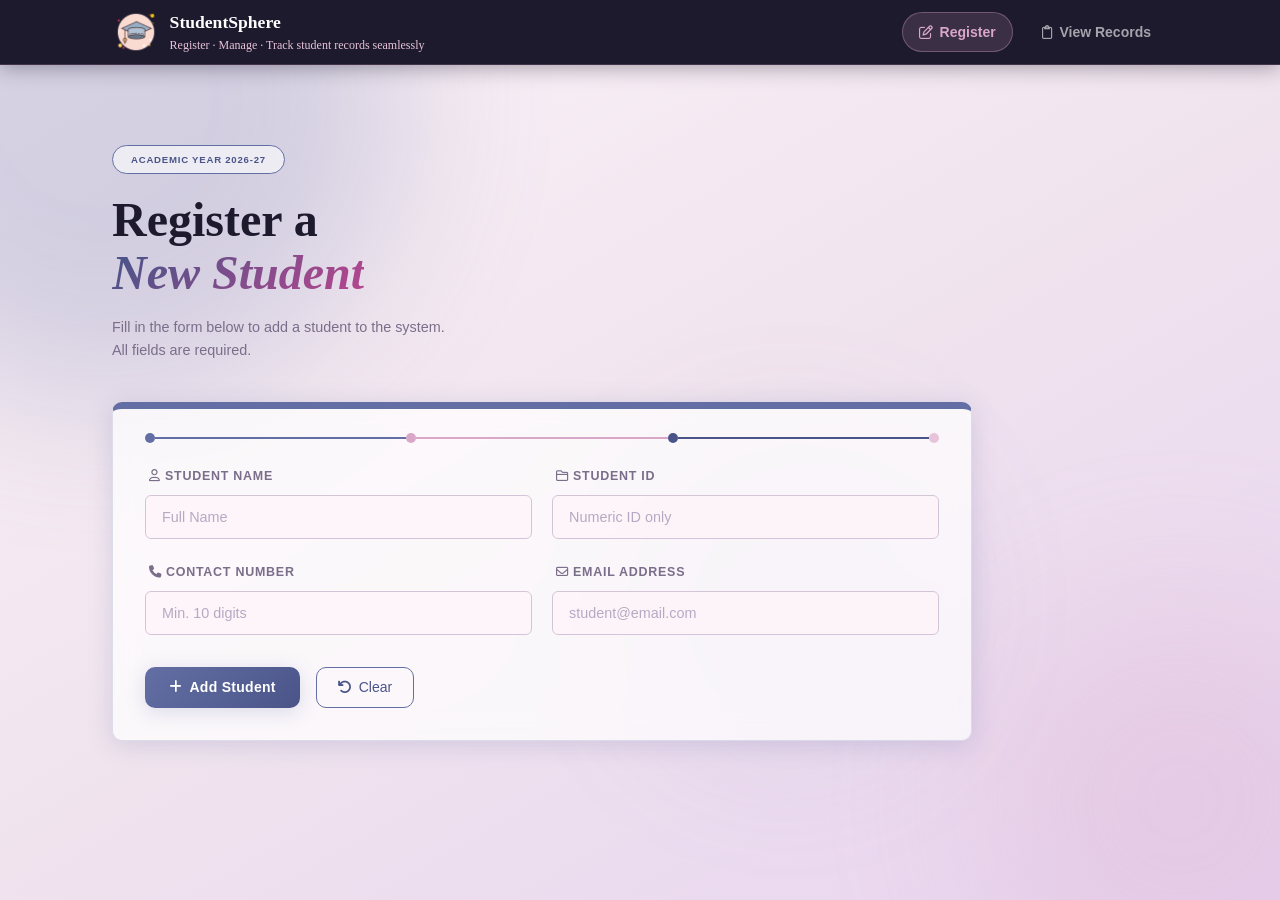
<file: index.html>
<!doctype html>
<html lang="en">
  <head>
    <meta charset="UTF-8" />
    <meta name="viewport" content="width=device-width, initial-scale=1.0" />
    <link rel="stylesheet" href="styles.css" />
    <link
      rel="stylesheet"
      href="https://cdnjs.cloudflare.com/ajax/libs/font-awesome/6.5.1/css/all.min.css"
    />
    <title>StudentSphere | Student Registration Portal</title>
    <meta
      name="description"
      content="StudentSphere - Modern student registration portal for easy and secure enrollment."
    />
    <meta
      name="keywords"
      content="Student Registration, Enrollment Portal, StudentSphere, Online Admission"
    />
    <meta name="author" content="StudentSphere Team" />
  </head>
  <body>
    <!-- BACKGROUND BLOBS: decorative animated gradient circles -->
    <div class="blob blob-1"></div>
    <div class="blob blob-2"></div>
    <div class="blob blob-3"></div>

    <!-- HEADER -->
    <header>
      <nav>
        <div class="logo-section">
          <img id="logo" src="logo.png" alt="StudentSphere logo" />
          <div class="logo-inner-section">
            <span id="logo-name">StudentSphere</span>
            <span id="logo-tagline">Register · Manage · Track student records seamlessly</span>
          </div>
        </div>

        <ul class="nav-menu">
          <li>
            <!-- Active state on Register since this is index.html; nav-hide-mobile hides it on mobile -->
            <a href="index.html" class="active nav-hide-mobile">
              <i class="fa-regular fa-pen-to-square icons-menu"></i> Register
            </a>
          </li>
          <li>
            <a href="record.html">
              <i class="fa-regular fa-clipboard icons-menu"></i> View Records
            </a>
          </li>
        </ul>
      </nav>
    </header>

    <main>
      <!-- Hero / page heading -->
      <section class="academic-section">
        <span id="academic-year">ACADEMIC YEAR 2026-27</span>
        <h1 id="academic-title">Register a <br /><em>New Student</em></h1>
        <span id="academic-detail">
          Fill in the form below to add a student to the system.<br />
          All fields are required.
        </span>
      </section>

      <!-- Registration Form -->
      <section class="reg-section">
        <div id="reg-container">
          <!-- Decorative progress dots -->
          <div class="design-container">
            <span class="design-dot dot1"></span>
            <span class="design-line line1"></span>
            <span class="design-dot dot2"></span>
            <span class="design-line line2"></span>
            <span class="design-dot dot3"></span>
            <span class="design-line line3"></span>
            <span class="design-dot dot4"></span>
          </div>

          <div class="form-container">
            <!-- novalidate disables all native browser validation — JS handles everything -->
            <form class="input-form" novalidate>
              <div class="outter-container">
                <!-- Student Name: validated in JS (letters + spaces only) -->
                <div class="input-container">
                  <label for="studentName" class="input-label">
                    <i class="fa-regular fa-user"></i> STUDENT NAME
                  </label>
                  <input
                    type="text"
                    id="studentName"
                    class="input-field"
                    placeholder="Full Name"
                  />
                </div>

                <!-- Student ID: validated in JS (numeric only) -->
                <div class="input-container">
                  <label for="studentId" class="input-label">
                    <i class="fa-regular fa-folder-closed"></i> STUDENT ID
                  </label>
                  <input
                    type="text"
                    id="studentId"
                    class="input-field"
                    placeholder="Numeric ID only"
                  />
                </div>
              </div>

              <div class="outter-container">
                <!-- Contact: validated in JS (numeric, min 10 digits) -->
                <div class="input-container">
                  <label for="contact" class="input-label">
                    <i class="fa-solid fa-phone"></i> CONTACT NUMBER
                  </label>
                  <input
                    type="text"
                    id="contact"
                    class="input-field"
                    placeholder="Min. 10 digits"
                  />
                </div>

                <!-- Email: validated in JS (valid email format) -->
                <div class="input-container">
                  <label for="email" class="input-label">
                    <i class="fa-regular fa-envelope"></i> EMAIL ADDRESS
                  </label>
                  <input
                    type="text"
                    id="email"
                    class="input-field"
                    placeholder="student@email.com"
                  />
                </div>
              </div>

              <div class="button-container">
                <button type="submit" class="btnSubmit">
                  <i class="fa-solid fa-plus"></i> Add Student
                </button>
                <button type="reset" class="btnClear">
                  <i class="fa-solid fa-arrow-rotate-left"></i> Clear
                </button>
              </div>
            </form>
          </div>
        </div>
      </section>
    </main>

    <!-- TOAST notification -->
    <div class="toast" id="toast"></div>


    <script src="script.js"></script>
  </body>
</html>
</file>
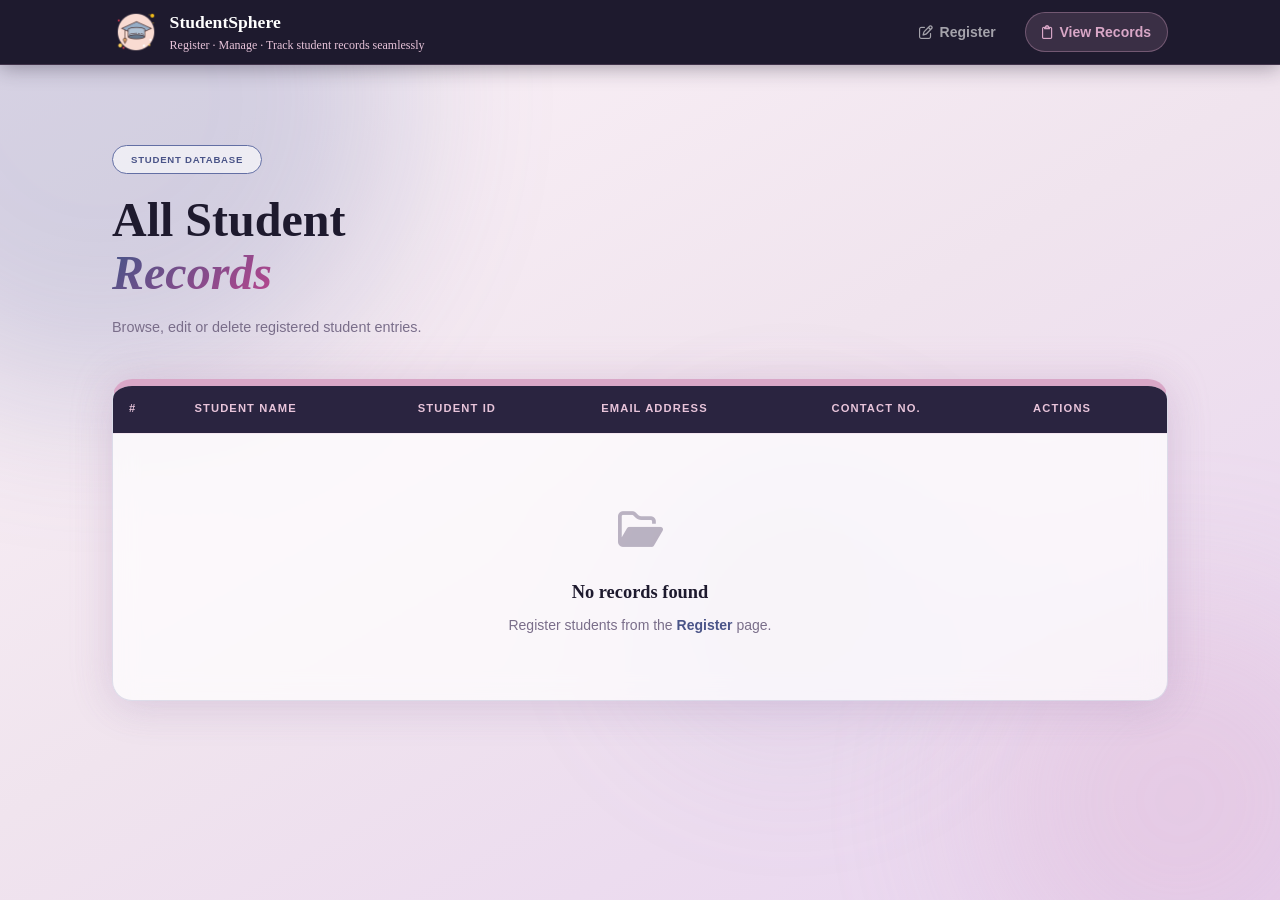
<file: record.html>
<!doctype html>
<html lang="en">
  <head>
    <meta charset="UTF-8" />
    <meta name="viewport" content="width=device-width, initial-scale=1.0" />
    <link rel="stylesheet" href="styles.css" />
    <link
      rel="stylesheet"
      href="https://cdnjs.cloudflare.com/ajax/libs/font-awesome/6.5.1/css/all.min.css"
    />
    <title>StudentSphere | View Records</title>
    <meta
      name="description"
      content="StudentSphere - View, edit, and delete registered student records."
    />
    <meta
      name="keywords"
      content="Student Records, Student Database, StudentSphere, Enrollment"
    />
    <meta name="author" content="StudentSphere Team" />
  </head>
  <body>
    <!-- BACKGROUND BLOBS: decorative animated gradient circles -->
    <div class="blob blob-1"></div>
    <div class="blob blob-2"></div>
    <div class="blob blob-3"></div>

    <!-- HEADER -->
    <header>
      <nav>
        <div class="logo-section">
          <img id="logo" src="logo.png" alt="StudentSphere logo" />
          <div class="logo-inner-section">
            <span id="logo-name">StudentSphere</span>
            <span id="logo-tagline">Register · Manage · Track student records seamlessly</span>
          </div>
        </div>

        <ul class="nav-menu">
          <li>
            <a href="index.html">
              <i class="fa-regular fa-pen-to-square icons-menu"></i> Register
            </a>
          </li>
          <li>
            <!-- Active state on View Records since this is record.html; nav-hide-mobile hides it on mobile -->
            <a href="record.html" class="active nav-hide-mobile">
              <i class="fa-regular fa-clipboard icons-menu"></i> View Records
            </a>
          </li>
        </ul>
      </nav>
    </header>

    <main>
      <!-- Hero / page heading -->
      <section class="academic-section">
        <span id="academic-year">STUDENT DATABASE</span>
        <h1 id="academic-title">All Student <br /><em>Records</em></h1>
        <span id="academic-detail">Browse, edit or delete registered student entries.</span>
      </section>

      <!-- Records Table Section -->
      <section class="record-section">
        <div class="records-card">
          <!--
            .table-wrapper gets overflow-y: auto and a max-height
            injected by JS (addDynamicScrollbar) so the scrollbar
            appears only when there are enough rows to overflow.
          -->
          <div class="table-wrapper" id="tableWrapper">
            <table class="records-table" id="recordsTable">
              <thead>
                <tr>
                  <th>#</th>
                  <th>Student Name</th>
                  <th>Student ID</th>
                  <th>Email Address</th>
                  <th>Contact No.</th>
                  <th>Actions</th>
                </tr>
              </thead>
              <tbody id="tableBody"></tbody>
            </table>

            <!-- Empty state shown when no records exist -->
            <div class="empty-state" id="emptyState">
              <div class="empty-icon">
                <i class="fa-regular fa-folder-open"></i>
              </div>
              <p class="empty-title">No records found</p>
              <p class="empty-sub">
                Register students from the
                <a href="index.html">Register</a> page.
              </p>
            </div>
          </div>
        </div>
      </section>
    </main>

    <!-- EDIT MODAL -->
    <div class="modal-overlay hidden" id="editModal">
      <div
        class="modal-box edit-modal-box"
        role="dialog"
        aria-modal="true"
        aria-labelledby="editModalTitle"
      >
        <div class="modal-header">
          <h3 class="modal-title" id="editModalTitle">
            <i class="fa-regular fa-pen-to-square"></i> Edit Student
          </h3>
          <button
            class="modal-close"
            onclick="closeEditModal()"
            aria-label="Close"
          >
            <i class="fa-solid fa-xmark"></i>
          </button>
        </div>

        <!-- novalidate on the modal fields — JS handles all validation -->
        <div class="outter-container">
          <!-- Name: validated in JS (letters + spaces only) -->
          <div class="input-container">
            <label for="editName" class="input-label">STUDENT NAME</label>
            <input
              type="text"
              id="editName"
              class="input-field"
              placeholder="Full Name"
            />
          </div>
          <!-- Student ID: validated in JS (numeric only) -->
          <div class="input-container">
            <label for="editStudentId" class="input-label">STUDENT ID</label>
            <input
              type="text"
              id="editStudentId"
              class="input-field"
              placeholder="Numeric ID only"
            />
          </div>
        </div>

        <div class="outter-container">
          <!-- Contact: validated in JS (numeric, min 10 digits) -->
          <div class="input-container">
            <label for="editContact" class="input-label">CONTACT NUMBER</label>
            <input
              type="text"
              id="editContact"
              class="input-field"
              placeholder="Min. 10 digits"
            />
          </div>
          <!-- Email: validated in JS (valid email format) -->
          <div class="input-container">
            <label for="editEmail" class="input-label">EMAIL ADDRESS</label>
            <input
              type="text"
              id="editEmail"
              class="input-field"
              placeholder="student@email.com"
            />
          </div>
        </div>

        <div class="modal-actions">
          <button class="btn-ghost" onclick="closeEditModal()">Cancel</button>
          <button class="btnSubmit" onclick="saveEdit()">
            <i class="fa-solid fa-floppy-disk"></i> Save Changes
          </button>
        </div>
      </div>
    </div>

    <!-- DELETE CONFIRMATION MODAL -->
    <div class="modal-overlay hidden" id="deleteModal">
      <div
        class="modal-box"
        role="dialog"
        aria-modal="true"
        aria-labelledby="deleteModalTitle"
      >
        <div class="modal-icon"><i class="fa-regular fa-trash-can"></i></div>
        <h3 class="modal-title" id="deleteModalTitle">Delete Student?</h3>
        <p class="modal-desc">This action is permanent and cannot be undone.</p>
        <div class="modal-actions">
          <button class="btn-ghost" onclick="closeDeleteModal()">Cancel</button>
          <button class="btn-danger" onclick="confirmDelete()">
            <i class="fa-solid fa-trash"></i> Yes, Delete
          </button>
        </div>
      </div>
    </div>

    <!-- TOAST notification -->
    <div class="toast" id="toast"></div>


    <script src="script.js"></script>
  </body>
</html>
</file>
<file: styles.css>
/* =============================================
   CSS VARIABLES
   Palette: #636fa4 (slate blue) · #d9a7c7 (soft pink)
   Dark header, light body
   ============================================= */
:root {
  --bg: #fdf4f9;
  --bg2: #f9edf5;
  --surface: #ffffff;
  --surface2: #f0e4ee;

  --primary: #636fa4;
  --primary-dark: #4a5488;
  --primary-glow: rgba(99, 111, 164, 0.22);
  --primary-light: rgba(99, 111, 164, 0.1);

  --accent: #d9a7c7;
  --accent-dark: #b8458e;
  --accent-light: rgba(217, 167, 199, 0.2);

  --danger: #d94f4f;
  --danger-light: rgba(217, 79, 79, 0.1);

  --success: #2eab7a;

  --text: #1e1a2e;
  --text-muted: #7a6e8a;

  --border: rgba(99, 111, 164, 0.2);
  --bg-border: #d4c4d8;

  --dot-color1: #636fa4;
  --dot-color2: #d9a7c7;
  --dot-color3: #4a5488;
  --dot-color4: #e8c4da;

  --radius-l: 50px;
  --radius: 20px;
  --radius-sm: 10px;
  --radius-xs: 6px;

  --shadow-md: 0 8px 40px rgba(99, 111, 164, 0.13);
  --shadow-glow: 0 0 40px rgba(217, 167, 199, 0.28);

  --transition: 0.2s ease;

  --page-px: 7rem;
  --page-px-md: 2rem;
  --page-px-sm: 1rem;
  --page-pt: 5rem;
}

/* =============================================
   RESET
   ============================================= */
*,
*::before,
*::after {
  box-sizing: border-box;
  margin: 0;
  padding: 0;
}
html {
  scroll-behavior: smooth;
}

body {
  font-family: "Space Grotesk", sans-serif;
  background: linear-gradient(150deg, #fdf4f9 0%, #f0e4ee 50%, #e8d4f0 100%);
  background-attachment: fixed;
  color: var(--text);
  min-height: 100vh;
  overflow-x: hidden;
  line-height: 1.6;
}

/* =============================================
   BACKGROUND BLOBS
   ============================================= */
.blob {
  position: fixed;
  border-radius: 50%;
  filter: blur(80px);
  opacity: 0.25;
  pointer-events: none;
  z-index: 0;
  animation: blobFloat 10s ease-in-out infinite alternate;
}
.blob-1 {
  width: 600px;
  height: 600px;
  background: #636fa4;
  top: -200px;
  left: -200px;
  animation-duration: 12s;
}
.blob-2 {
  width: 400px;
  height: 400px;
  background: #d9a7c7;
  bottom: -100px;
  right: -100px;
  animation-duration: 9s;
  animation-delay: -3s;
}
.blob-3 {
  width: 300px;
  height: 300px;
  background: #9b8ec4;
  top: 50%;
  left: 50%;
  animation-duration: 15s;
  animation-delay: -6s;
  opacity: 0.12;
}

@keyframes blobFloat {
  from {
    transform: translate(0, 0) scale(1);
  }
  to {
    transform: translate(40px, 30px) scale(1.08);
  }
}

/* =============================================
   HEADER / NAV  — dark
   ============================================= */
header {
  position: sticky;
  top: 0;
  z-index: 100;
  background: #1e1a2e;
  border-bottom: 1px solid rgba(217, 167, 199, 0.18);
  padding: 0 var(--page-px);
  box-shadow: 0 2px 20px rgba(30, 26, 46, 0.4);
}

nav {
  display: flex;
  align-items: center;
  justify-content: space-between;
  padding: 0.5rem 0;
  gap: 1rem;
}

.logo-section {
  display: flex;
  align-items: center;
  gap: 0.6rem;
  min-width: 0;
}
.logo-inner-section {
  display: flex;
  flex-direction: column;
  min-width: 0;
}

#logo {
  width: 48px;
  flex-shrink: 0;
}

#logo-name {
  font-weight: bold;
  font-size: 1.1rem;
  font-family: Cambria, Georgia, serif;
  white-space: nowrap;
  color: #ffffff;
}

#logo-tagline {
  color: var(--dot-color4);
  font-size: 0.75rem;
  font-family: Cambria, Georgia, serif;
  white-space: nowrap;
  overflow: hidden;
  text-overflow: ellipsis;
}

.nav-menu {
  display: flex;
  list-style: none;
  gap: 0.75rem;
  flex-shrink: 0;
}

.nav-menu a {
  font-weight: 600;
  font-size: 0.875rem;
  text-decoration: none;
  color: rgba(255, 255, 255, 0.6);
  padding: 8px 16px;
  border-radius: var(--radius-l);
  border: 1px solid transparent;
  transition: all var(--transition);
  white-space: nowrap;
  display: flex;
  align-items: center;
  gap: 0.3rem;
}

.nav-menu a:hover {
  color: #ffffff;
  border-color: rgba(217, 167, 199, 0.35);
  background: rgba(217, 167, 199, 0.12);
}

.nav-menu a.active {
  color: var(--accent);
  background: rgba(217, 167, 199, 0.15);
  border-color: rgba(217, 167, 199, 0.35);
}

.icons-menu {
  margin-right: 2px;
}

/* =============================================
   MAIN LAYOUT
   ============================================= */
main {
  display: flex;
  flex-direction: column;
  padding: var(--page-pt) var(--page-px) 4rem;
  position: relative;
  z-index: 1;
}

/* =============================================
   ACADEMIC SECTION
   ============================================= */
.academic-section {
  display: flex;
  flex-direction: column;
  gap: 0.5rem;
  margin-bottom: 0.5rem;
}

#academic-year {
  display: inline-block;
  border: 1px solid var(--primary);
  border-radius: var(--radius);
  padding: 6px 18px;
  background-color: rgba(255, 255, 255, 0.6);
  color: var(--primary-dark);
  font-size: 0.6rem;
  font-weight: bold;
  letter-spacing: 0.08em;
  width: fit-content;
}

#academic-title {
  margin-top: 0.75rem;
  font-family: "Fraunces", serif;
  font-size: clamp(1.8rem, 5vw, 3rem);
  font-weight: 900;
  line-height: 1.1;
  color: var(--text);
  margin-bottom: 0.5rem;
}

#academic-title em {
  font-style: italic;
  background: linear-gradient(
    135deg,
    var(--primary-dark) 5%,
    var(--accent-dark) 100%
  );
  -webkit-background-clip: text;
  -webkit-text-fill-color: transparent;
  background-clip: text;
}

#academic-detail {
  font-size: 0.9rem;
  color: var(--text-muted);
  line-height: 1.6;
}

/* =============================================
   REGISTER FORM SECTION
   ============================================= */
.reg-section {
  margin-top: 2rem;
  border: 1px solid var(--border);
  border-top: 7px solid var(--primary);
  border-radius: var(--radius-sm);
  background-color: rgba(255, 255, 255, 0.72);
  backdrop-filter: blur(12px);
  box-shadow: 0 4px 24px var(--primary-glow);
  width: 100%;
  max-width: 860px;
}

.design-container {
  display: flex;
  align-items: center;
  padding: 1.5rem 2rem 0;
}

.design-dot {
  width: 10px;
  height: 10px;
  border-radius: 50%;
  flex-shrink: 0;
}
.design-dot.dot1 {
  background: var(--dot-color1);
}
.design-dot.dot2 {
  background: var(--dot-color2);
}
.design-dot.dot3 {
  background: var(--dot-color3);
}
.design-dot.dot4 {
  background: var(--dot-color4);
}

.design-line {
  flex: 1;
  height: 2px;
}
.design-line.line1 {
  background: var(--dot-color1);
}
.design-line.line2 {
  background: var(--dot-color2);
}
.design-line.line3 {
  background: var(--dot-color3);
}

.form-container {
  padding: 1.5rem 2rem 2rem;
}
.input-form {
  display: flex;
  flex-direction: column;
  gap: 0;
}
.outter-container {
  display: flex;
  gap: 1.25rem;
  width: 100%;
}
.input-container {
  display: flex;
  flex-direction: column;
  flex: 1;
  margin-bottom: 1.5rem;
}

.input-label {
  margin-left: 4px;
  color: var(--text-muted);
  font-size: 0.78rem;
  font-weight: 600;
  letter-spacing: 0.06em;
  margin-bottom: 0.5rem;
}

.input-field {
  border-radius: var(--radius-xs);
  height: 2.75rem;
  color: var(--text);
  padding: 0 1rem;
  border: 1px solid var(--bg-border);
  background-color: rgba(253, 244, 249, 0.9);
  font-family: "Space Grotesk", sans-serif;
  font-size: 0.9rem;
  transition:
    border-color var(--transition),
    box-shadow var(--transition);
  width: 100%;
}

.input-field:focus {
  outline: none;
  border-color: var(--primary);
  box-shadow: 0 0 0 3px var(--primary-glow);
}

.input-field::placeholder {
  color: #b8a8c4;
}

.button-container {
  display: flex;
  gap: 1rem;
  flex-wrap: wrap;
  margin-top: 0.5rem;
}

/* =============================================
   BUTTONS
   ============================================= */
.btnSubmit {
  display: inline-flex;
  align-items: center;
  gap: 0.45rem;
  padding: 0.72rem 1.5rem;
  background: linear-gradient(135deg, #636fa4, #4a5488);
  color: #fff;
  border: none;
  border-radius: var(--radius-sm);
  font-family: "Space Grotesk", sans-serif;
  font-size: 0.875rem;
  font-weight: 600;
  cursor: pointer;
  text-decoration: none;
  transition: all var(--transition);
  letter-spacing: 0.02em;
  box-shadow: 0 4px 20px var(--primary-glow);
  white-space: nowrap;
}

.btnSubmit:hover {
  transform: translateY(-2px);
  box-shadow: 0 8px 28px rgba(99, 111, 164, 0.4);
  filter: brightness(1.1);
}

.btnSubmit:active {
  transform: translateY(0);
}

.btnClear {
  display: inline-flex;
  align-items: center;
  gap: 0.45rem;
  padding: 0.72rem 1.3rem;
  background: transparent;
  color: var(--primary-dark);
  border: 1.5px solid var(--primary);
  border-radius: var(--radius-sm);
  font-family: "Space Grotesk", sans-serif;
  font-size: 0.875rem;
  font-weight: 500;
  cursor: pointer;
  transition: all var(--transition);
  white-space: nowrap;
}

.btnClear:hover {
  border-color: var(--primary-dark);
  background: var(--primary-light);
}

/* =============================================
   RECORDS PAGE
   ============================================= */

.records-card {
  margin-top: 2rem;
  width: 100%;
  background: rgba(255, 255, 255, 0.72);
  backdrop-filter: blur(12px);
  border: 1px solid var(--border);
  border-top: 7px solid var(--accent);
  border-radius: var(--radius);
  overflow: hidden;
  box-shadow: var(--shadow-md), var(--shadow-glow);
}

.table-wrapper {
  overflow-x: auto;
  -webkit-overflow-scrolling: touch;
}

.table-wrapper::-webkit-scrollbar {
  height: 5px;
  width: 5px;
}
.table-wrapper::-webkit-scrollbar-track {
  background: var(--surface2);
}
.table-wrapper::-webkit-scrollbar-thumb {
  background: var(--primary);
  border-radius: 3px;
}

.records-table thead {
  position: sticky;
  top: 0;
  z-index: 10;
}

/* =============================================
   TABLE
   ============================================= */
.records-table {
  width: 100%;
  border-collapse: collapse;
  font-size: 0.875rem;
  min-width: 580px;
}

.records-table thead tr {
  background: #2a2440;
  border-bottom: 1px solid rgba(217, 167, 199, 0.2);
}

.records-table th {
  padding: 0.9rem 1rem;
  text-align: left;
  font-size: 0.7rem;
  font-weight: 700;
  letter-spacing: 0.1em;
  text-transform: uppercase;
  color: var(--dot-color4);
  white-space: nowrap;
}

.records-table tbody tr {
  border-bottom: 1px solid rgba(99, 111, 164, 0.08);
  transition: background var(--transition);
}

.records-table tbody tr:last-child {
  border-bottom: none;
}
.records-table tbody tr:hover {
  background: rgba(217, 167, 199, 0.1);
}

.records-table td {
  padding: 0.8rem 1rem;
  color: var(--text);
  vertical-align: middle;
}
.records-table td:first-child {
  color: var(--text-muted);
  font-size: 0.78rem;
  font-weight: 600;
}

.action-btns {
  display: flex;
  gap: 0.4rem;
  flex-wrap: nowrap;
}

.btn-edit,
.btn-delete {
  display: inline-flex;
  align-items: center;
  gap: 0.3rem;
  padding: 0.3rem 0.7rem;
  border-radius: var(--radius-xs);
  font-family: "Space Grotesk", sans-serif;
  font-size: 0.75rem;
  font-weight: 600;
  cursor: pointer;
  transition: all var(--transition);
  border: 1px solid transparent;
  white-space: nowrap;
}

.btn-edit {
  background: rgba(99, 111, 164, 0.1);
  color: var(--primary-dark);
  border-color: rgba(99, 111, 164, 0.28);
}
.btn-edit:hover {
  background: var(--primary);
  color: #fff;
  transform: translateY(-1px);
  box-shadow: 0 4px 12px var(--primary-glow);
}

.btn-delete {
  background: var(--danger-light);
  color: var(--danger);
  border-color: rgba(217, 79, 79, 0.2);
}
.btn-delete:hover {
  background: var(--danger);
  color: #fff;
  transform: translateY(-1px);
  box-shadow: 0 4px 12px rgba(217, 79, 79, 0.25);
}

/* =============================================
   EMPTY STATE
   ============================================= */
.empty-state {
  text-align: center;
  padding: 4rem 2rem;
  display: none;
}
.empty-icon {
  font-size: 2.5rem;
  color: var(--text-muted);
  margin-bottom: 1rem;
  opacity: 0.5;
}
.empty-title {
  font-family: "Fraunces", serif;
  font-size: 1.15rem;
  font-weight: 700;
  color: var(--text);
  margin-bottom: 0.4rem;
}
.empty-sub {
  font-size: 0.875rem;
  color: var(--text-muted);
}
.empty-sub a {
  color: var(--primary-dark);
  text-decoration: none;
  font-weight: 600;
}

/* =============================================
   MODALS
   ============================================= */
.modal-overlay {
  position: fixed;
  inset: 0;
  background: rgba(30, 26, 46, 0.5);
  backdrop-filter: blur(8px);
  display: flex;
  align-items: center;
  justify-content: center;
  z-index: 500;
  padding: 1rem;
  animation: fadeIn 0.2s ease;
}

@keyframes fadeIn {
  from {
    opacity: 0;
  }
  to {
    opacity: 1;
  }
}

.modal-box {
  background: rgba(253, 244, 249, 0.97);
  border: 1px solid var(--border);
  border-radius: var(--radius);
  padding: 2rem;
  max-width: 400px;
  width: 100%;
  text-align: center;
  box-shadow: var(--shadow-md), var(--shadow-glow);
  animation: scaleIn 0.25s cubic-bezier(0.34, 1.56, 0.64, 1);
  max-height: 90vh;
  overflow-y: auto;
}

.edit-modal-box {
  max-width: 640px;
  text-align: left;
}

@keyframes scaleIn {
  from {
    transform: scale(0.88);
    opacity: 0;
  }
  to {
    transform: scale(1);
    opacity: 1;
  }
}

.modal-header {
  display: flex;
  align-items: center;
  justify-content: space-between;
  margin-bottom: 1.5rem;
}
.modal-title {
  font-family: "Fraunces", serif;
  font-size: 1.05rem;
  font-weight: 700;
  color: var(--text);
}

.modal-close {
  background: none;
  border: none;
  color: var(--text-muted);
  font-size: 1rem;
  cursor: pointer;
  padding: 0.3rem 0.5rem;
  border-radius: var(--radius-xs);
  transition:
    color var(--transition),
    background var(--transition);
  line-height: 1;
}
.modal-close:hover {
  color: var(--text);
  background: var(--accent-light);
}

.modal-icon {
  font-size: 2.5rem;
  margin-bottom: 0.75rem;
  color: var(--danger);
}
.modal-desc {
  font-size: 0.875rem;
  color: var(--text-muted);
  margin-bottom: 0.5rem;
  line-height: 1.6;
}

.modal-actions {
  display: flex;
  gap: 0.75rem;
  justify-content: flex-end;
  margin-top: 1.5rem;
  flex-wrap: wrap;
}

.edit-modal-box .input-container {
  margin-bottom: 1rem;
}
.edit-modal-box .outter-container {
  gap: 1rem;
}

.btn-ghost {
  display: inline-flex;
  align-items: center;
  padding: 0.65rem 1.2rem;
  background: transparent;
  color: var(--text-muted);
  border: 1.5px solid var(--border);
  border-radius: var(--radius-sm);
  font-family: "Space Grotesk", sans-serif;
  font-size: 0.875rem;
  font-weight: 500;
  cursor: pointer;
  transition: all var(--transition);
}
.btn-ghost:hover {
  color: var(--text);
  border-color: var(--primary);
  background: var(--primary-light);
}

.btn-danger {
  display: inline-flex;
  align-items: center;
  gap: 0.4rem;
  padding: 0.65rem 1.3rem;
  background: var(--danger);
  color: #fff;
  border: none;
  border-radius: var(--radius-sm);
  font-family: "Space Grotesk", sans-serif;
  font-size: 0.875rem;
  font-weight: 600;
  cursor: pointer;
  transition: all var(--transition);
  box-shadow: 0 4px 16px rgba(217, 79, 79, 0.25);
}
.btn-danger:hover {
  filter: brightness(1.1);
  transform: translateY(-1px);
}

.hidden {
  display: none !important;
}

/* =============================================
   TOAST NOTIFICATION
   ============================================= */
.toast {
  position: fixed;
  bottom: 2rem;
  left: 50%;
  transform: translateX(-50%) translateY(80px);
  background: #fff;
  color: var(--text);
  border: 1px solid var(--border);
  padding: 0.7rem 1.4rem;
  border-radius: var(--radius-l);
  font-size: 0.875rem;
  font-weight: 500;
  z-index: 9999;
  box-shadow: var(--shadow-md);
  transition:
    transform 0.3s cubic-bezier(0.34, 1.56, 0.64, 1),
    opacity 0.3s ease;
  opacity: 0;
  pointer-events: none;
  white-space: nowrap;
  max-width: calc(100vw - 2rem);
  text-align: center;
}

.toast.show {
  transform: translateX(-50%) translateY(0);
  opacity: 1;
}
.toast.success {
  background: var(--success);
  color: #fff;
  border-color: transparent;
}
.toast.error {
  background: var(--danger);
  color: #fff;
  border-color: transparent;
}
.toast.info {
  background: var(--primary);
  color: #fff;
  border-color: transparent;
}

/* =============================================
   RESPONSIVE — TABLET  (641px – 1024px)
   ============================================= */
@media (max-width: 1024px) and (min-width: 641px) {
  :root {
    --page-px: var(--page-px-md);
  }
  header {
    padding: 0 var(--page-px-md);
  }
  #logo-tagline {
    display: none;
  }
  .reg-section {
    max-width: 100%;
  }
  .records-card {
    border-radius: var(--radius-sm);
  }
  .edit-modal-box {
    max-width: 92vw;
  }
}

/* =============================================
   RESPONSIVE — MOBILE  (≤ 640px)
   ============================================= */
@media (max-width: 640px) {
  :root {
    --page-px: var(--page-px-sm);
    --page-pt: 3.5rem;
  }

  header {
    padding: 0 var(--page-px-sm);
  }
  #logo-tagline {
    display: none;
  }
  #logo {
    width: 38px;
  }
  #logo-name {
    font-size: 1rem;
  }

  .nav-menu {
    gap: 0.4rem;
  }
  .nav-menu a {
    padding: 6px 10px;
    font-size: 0.8rem;
  }
  .nav-menu .nav-hide-mobile {
    display: none;
  }

  main {
    padding: var(--page-pt) var(--page-px-sm) 3rem;
  }

  .outter-container {
    flex-direction: column;
    gap: 0;
  }
  .form-container {
    padding: 1rem;
  }
  .design-container {
    padding: 1rem 1rem 0;
  }
  .input-container {
    margin-bottom: 1rem;
  }

  .button-container {
    flex-direction: column;
  }
  .btnClear {
    width: 100%;
    justify-content: center;
  }
  .btnSubmit {
    width: 100%;
    justify-content: center;
  }

  .btn-edit .btn-label,
  .btn-delete .btn-label {
    display: none;
  }

  .modal-box {
    padding: 1.5rem 1rem;
    border-radius: var(--radius-sm);
  }
  .edit-modal-box .outter-container {
    flex-direction: column;
  }
  .modal-actions {
    justify-content: stretch;
  }
  .modal-actions > * {
    flex: 1;
    justify-content: center;
  }

  .toast {
    font-size: 0.8rem;
    padding: 0.6rem 1rem;
  }

  /* ── MOBILE CARD VIEW ── */
  .records-table {
    display: none;
  }

  .student-card {
    display: flex;
    flex-direction: column;
    gap: 0.6rem;
    padding: 1rem 1.25rem;
    border-bottom: 1px solid rgba(99, 111, 164, 0.1);
    background: rgba(255, 255, 255, 0.6);
  }

  .student-card:last-child {
    border-bottom: none;
  }

  .card-row {
    display: flex;
    justify-content: space-between;
    align-items: center;
    gap: 0.5rem;
  }

  .card-label {
    font-size: 0.68rem;
    font-weight: 700;
    letter-spacing: 0.08em;
    text-transform: uppercase;
    color: var(--text-muted);
    flex-shrink: 0;
  }

  .card-value {
    font-size: 0.85rem;
    color: var(--text);
    text-align: right;
    word-break: break-all;
  }

  .card-header {
    display: flex;
    align-items: center;
    justify-content: space-between;
    margin-bottom: 0.25rem;
  }

  .card-index {
    font-size: 0.7rem;
    font-weight: 700;
    color: var(--primary-dark);
    background: rgba(99, 111, 164, 0.12);
    border: 1px solid rgba(99, 111, 164, 0.25);
    border-radius: var(--radius-l);
    padding: 2px 10px;
  }

  .card-actions {
    display: flex;
    gap: 0.4rem;
  }
}
</file>
